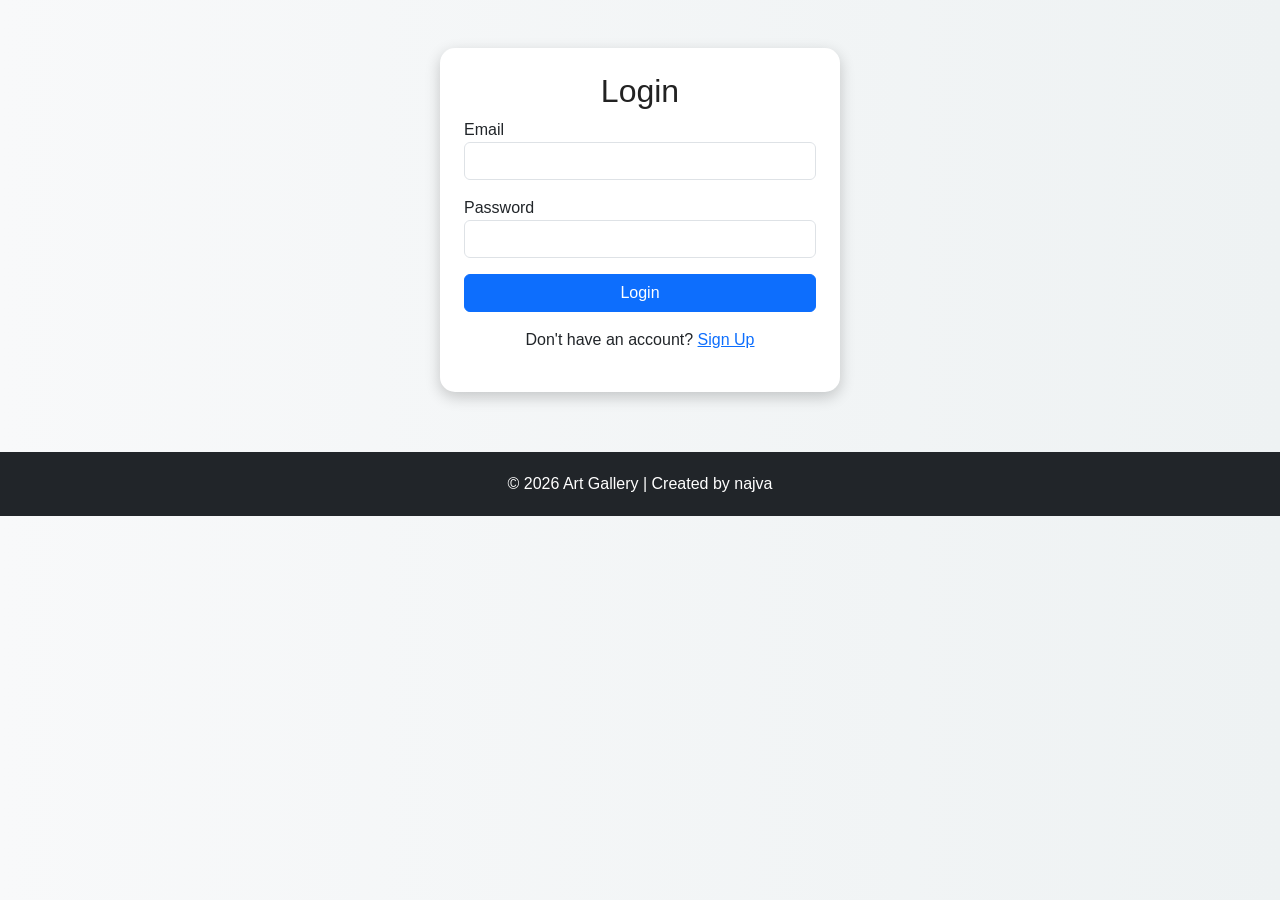
<file: index.html>
<!DOCTYPE html>
<html>
<head>
    <title>Art Gallery</title>

    <!-- Bootstrap -->

    <link href="https://cdn.jsdelivr.net/npm/bootstrap@5.3.7/dist/css/bootstrap.min.css" rel="stylesheet">

    <!-- CSS -->

    <link rel="stylesheet" href="css/style.css">

</head>
<body>
<body>

<div class="container mt-5">

    <div class="card mx-auto p-4" style="width:400px;">

        <h2 class="text-center">Login</h2>

        <div class="mb-3">
            <label>Email</label>
            <input type="email" class="form-control">
        </div>

        <div class="mb-3">
            <label>Password</label>
            <input type="password" class="form-control">
        </div>

        <a href="home.html" class="btn btn-primary w-100">Login</a>

        <p class="text-center mt-3">
            Don't have an account?
            <a href="signup.html">Sign Up</a>
        </p>

    </div>

</div>

</body>
</body>
</html>

<footer>
    © 2026 Art Gallery | Created by najva
</footer>
</file>
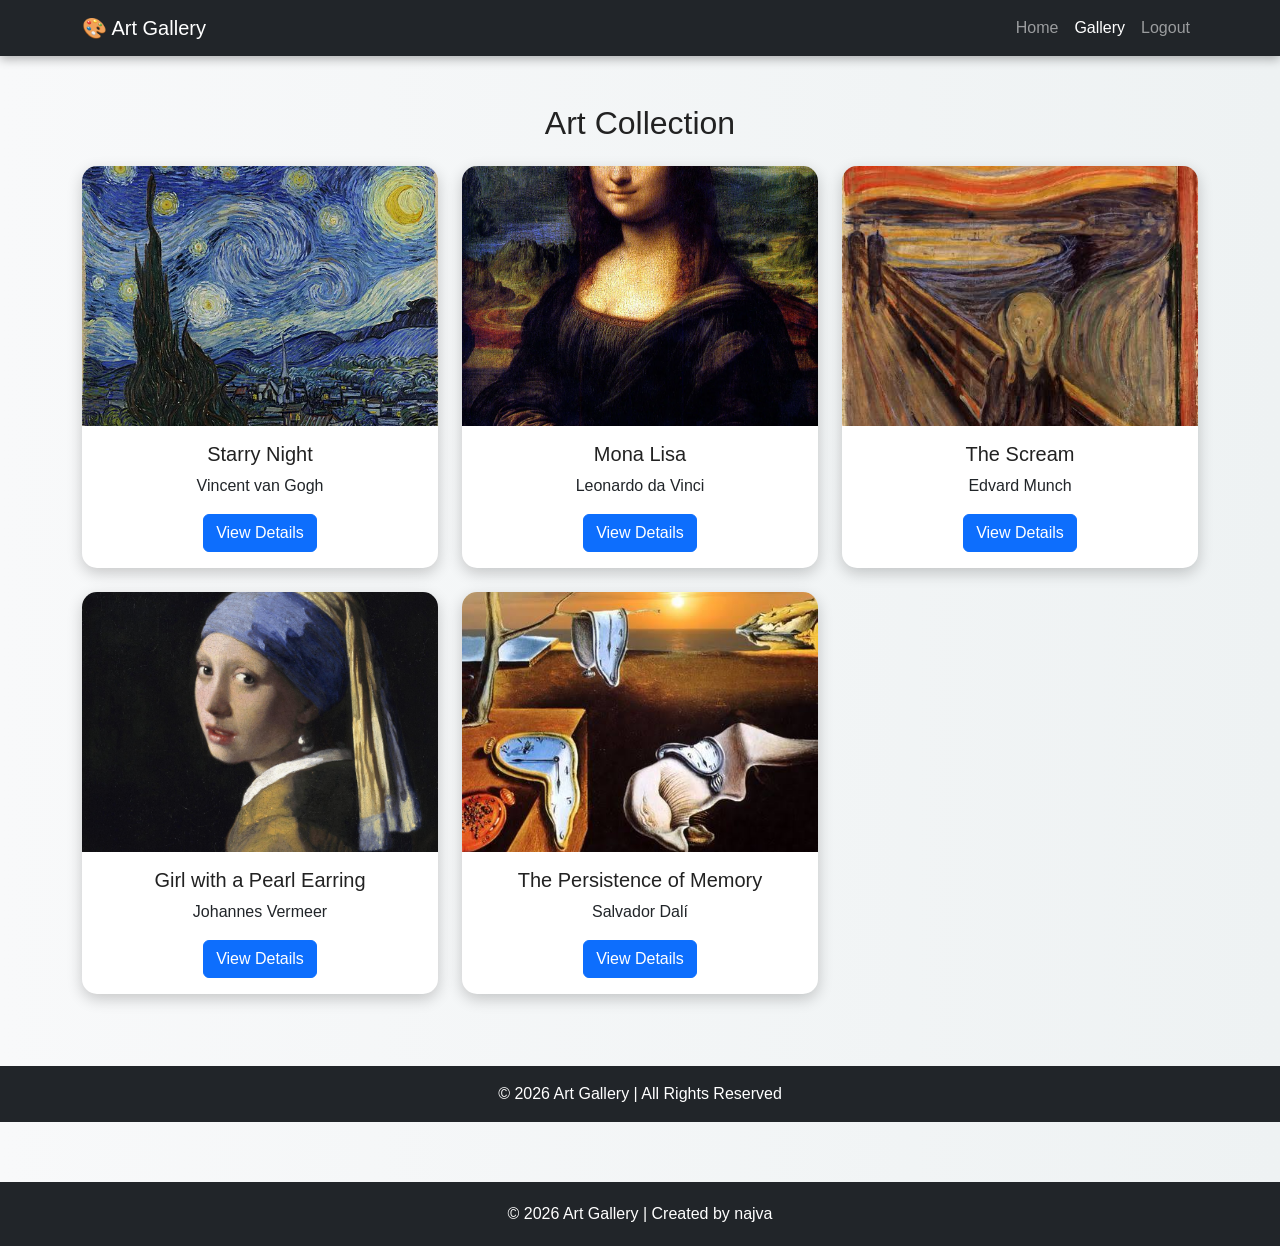
<file: gallery.html>
<!DOCTYPE html>
<html>
<head>
    <title>Art Gallery</title>

    <link href="https://cdn.jsdelivr.net/npm/bootstrap@5.3.7/dist/css/bootstrap.min.css" rel="stylesheet">
    <link rel="stylesheet" href="css/style.css">
</head>

<body>

<nav class="navbar navbar-expand-lg navbar-dark bg-dark">
    <div class="container">
        <a class="navbar-brand" href="home.html">🎨 Art Gallery</a>

        <div class="navbar-nav ms-auto">
            <a class="nav-link" href="home.html">Home</a>
            <a class="nav-link active" href="gallery.html">Gallery</a>
            <a class="nav-link" href="index.html">Logout</a>
        </div>
    </div>
</nav>

<div class="container mt-5">

    <h2 class="text-center mb-4">Art Collection</h2>

    <div class="row">

        <!-- Starry Night -->
        <div class="col-md-4 mb-4">
            <div class="card">
                <img src="images/starrynight.jpg" class="card-img-top">
                <div class="card-body text-center">
                    <h5>Starry Night</h5>
                    <p>Vincent van Gogh</p>
                    <a href="starrynight.html" class="btn btn-primary">View Details</a>
                </div>
            </div>
        </div>

        <!-- Mona Lisa -->
        <div class="col-md-4 mb-4">
            <div class="card">
                <img src="images/monalisa.webp" class="card-img-top">
                <div class="card-body text-center">
                    <h5>Mona Lisa</h5>
                    <p>Leonardo da Vinci</p>
                    <a href="monalisa.html" class="btn btn-primary">View Details</a>
                </div>
            </div>
        </div>

        <!-- The Scream -->
        <div class="col-md-4 mb-4">
            <div class="card">
                <img src="images/scream.jpg" class="card-img-top">
                <div class="card-body text-center">
                    <h5>The Scream</h5>
                    <p>Edvard Munch</p>
                    <a href="scream.html" class="btn btn-primary">View Details</a>
                </div>
            </div>
        </div>

        <!-- Girl with a Pearl Earring -->
        <div class="col-md-4 mb-4">
            <div class="card">
                <img src="images/pearl.jpg" class="card-img-top">
                <div class="card-body text-center">
                    <h5>Girl with a Pearl Earring</h5>
                    <p>Johannes Vermeer</p>
                    <a href="girlwithpearl.html" class="btn btn-primary">View Details</a>
                </div>
            </div>
        </div>

        <!-- Persistence of Memory -->
        <div class="col-md-4 mb-4">
            <div class="card">
                <img src="images/persistence.jpg" class="card-img-top">
                <div class="card-body text-center">
                    <h5>The Persistence of Memory</h5>
                    <p>Salvador Dalí</p>
                    <a href="persistence.html" class="btn btn-primary">View Details</a>
                </div>
            </div>
        </div>

    </div>

</div>

<footer class="bg-dark text-white text-center p-3 mt-5">
    © 2026 Art Gallery | All Rights Reserved
</footer>

</body>
</html>
<footer>
    © 2026 Art Gallery | Created by najva
</footer>
</file>
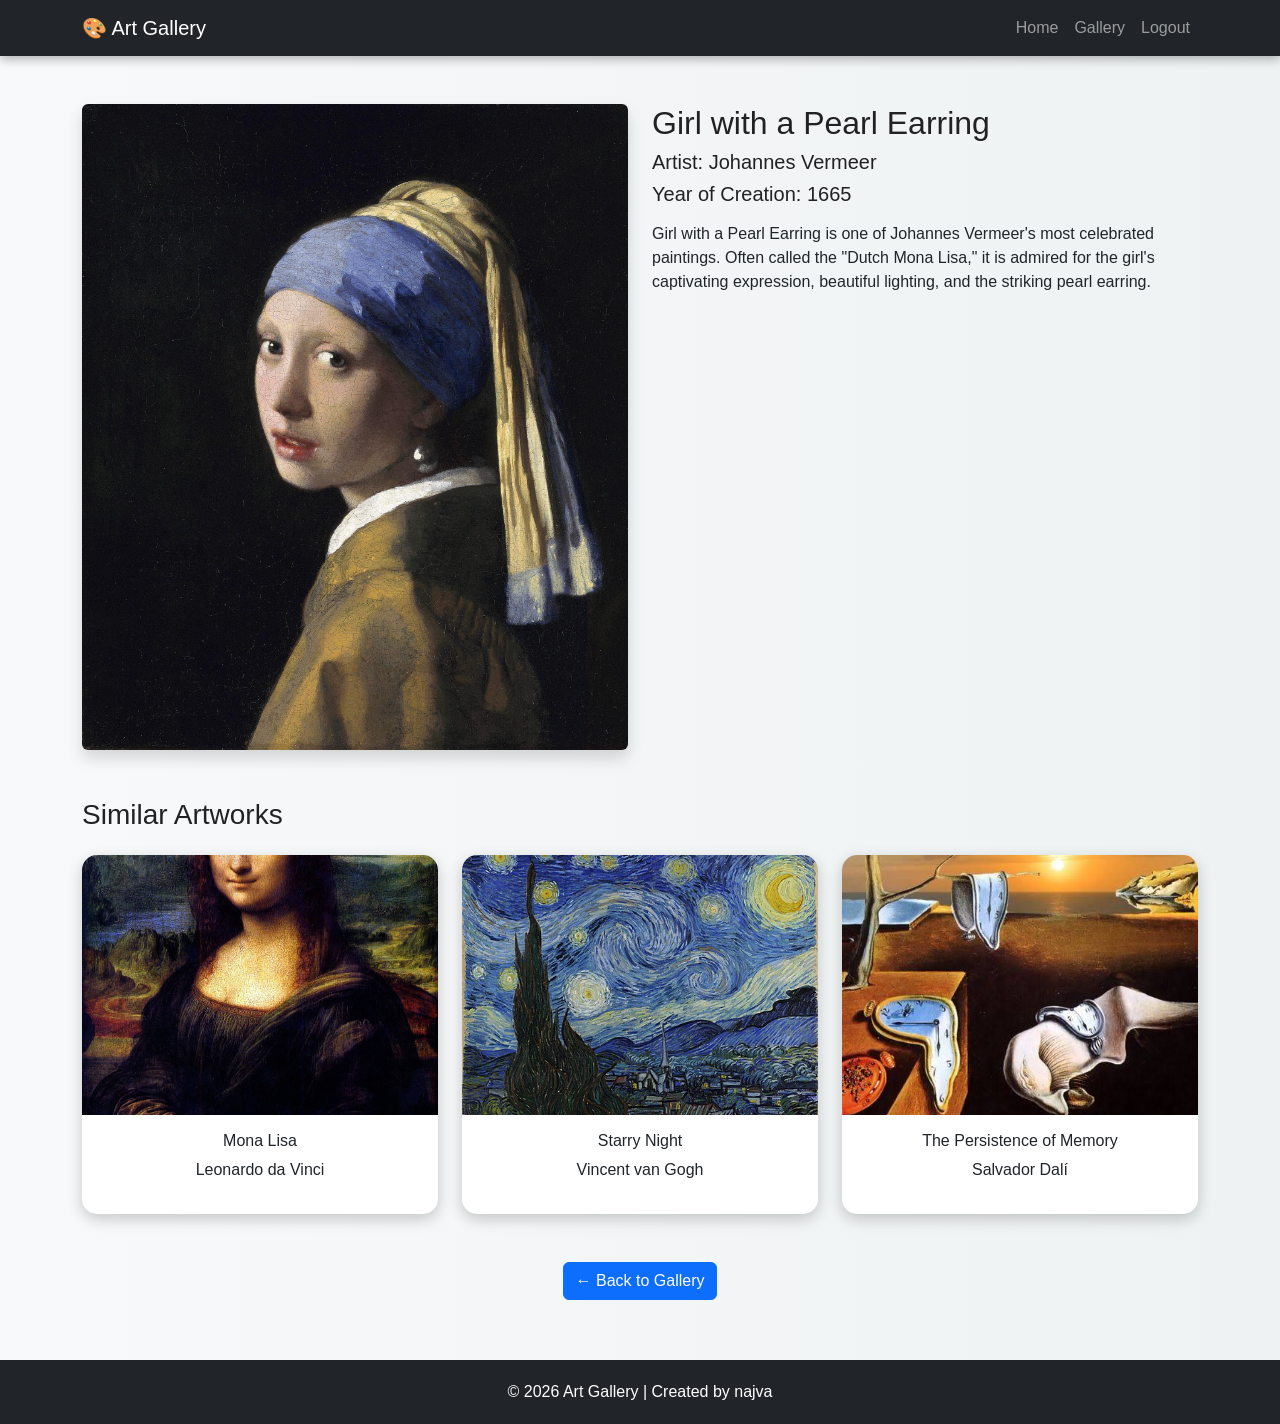
<file: girlwithpearl.html>
<!DOCTYPE html>
<html>
<head>
    <title>Girl with a Pearl Earring</title>

    <!-- Bootstrap CSS -->
    <link href="https://cdn.jsdelivr.net/npm/bootstrap@5.3.7/dist/css/bootstrap.min.css" rel="stylesheet">

    <!-- Custom CSS -->
    <link rel="stylesheet" href="css/style.css">
</head>

<body>

<!-- Navbar -->
<nav class="navbar navbar-expand-lg navbar-dark bg-dark">
    <div class="container">
        <a class="navbar-brand" href="home.html">🎨 Art Gallery</a>

        <div class="navbar-nav ms-auto">
            <a class="nav-link" href="home.html">Home</a>
            <a class="nav-link" href="gallery.html">Gallery</a>
            <a class="nav-link" href="index.html">Logout</a>
        </div>
    </div>
</nav>

<!-- Artwork Details -->
<div class="container mt-5">

    <div class="row">

        <!-- Image -->
        <div class="col-md-6">
           <img src="images/pearl.jpg" class="img-fluid rounded shadow">
        </div>

        <!-- Details -->
        <div class="col-md-6">

            <h2>Girl with a Pearl Earring</h2>

            <h5>Artist: Johannes Vermeer</h5>

            <h5>Year of Creation: 1665</h5>

            <p class="mt-3">
                Girl with a Pearl Earring is one of Johannes Vermeer's most
                celebrated paintings. Often called the "Dutch Mona Lisa,"
                it is admired for the girl's captivating expression,
                beautiful lighting, and the striking pearl earring.
            </p>

        </div>

    </div>

</div>

<!-- Similar Artworks -->
<div class="container mt-5">

    <h3 class="mb-4">Similar Artworks</h3>

    <div class="row">

        <div class="col-md-4">
            <div class="card">
                <img src="images/monalisa.webp" class="card-img-top">
                <div class="card-body text-center">
                    <h6>Mona Lisa</h6>
                    <p>Leonardo da Vinci</p>
                </div>
            </div>
        </div>

        <div class="col-md-4">
            <div class="card">
                <img src="images/starrynight.jpg" class="card-img-top">
                <div class="card-body text-center">
                    <h6>Starry Night</h6>
                    <p>Vincent van Gogh</p>
                </div>
            </div>
        </div>

        <div class="col-md-4">
            <div class="card">
                <img src="images/persistence.jpg" class="card-img-top">
                <div class="card-body text-center">
                    <h6>The Persistence of Memory</h6>
                    <p>Salvador Dalí</p>
                </div>
            </div>
        </div>

    </div>

</div>

<!-- Back Button -->
<div class="text-center mt-5 mb-5">
    <a href="gallery.html" class="btn btn-primary">
        ← Back to Gallery
    </a>
</div>

</body>
</html>

<footer>
    © 2026 Art Gallery | Created by najva
</footer>
</file>
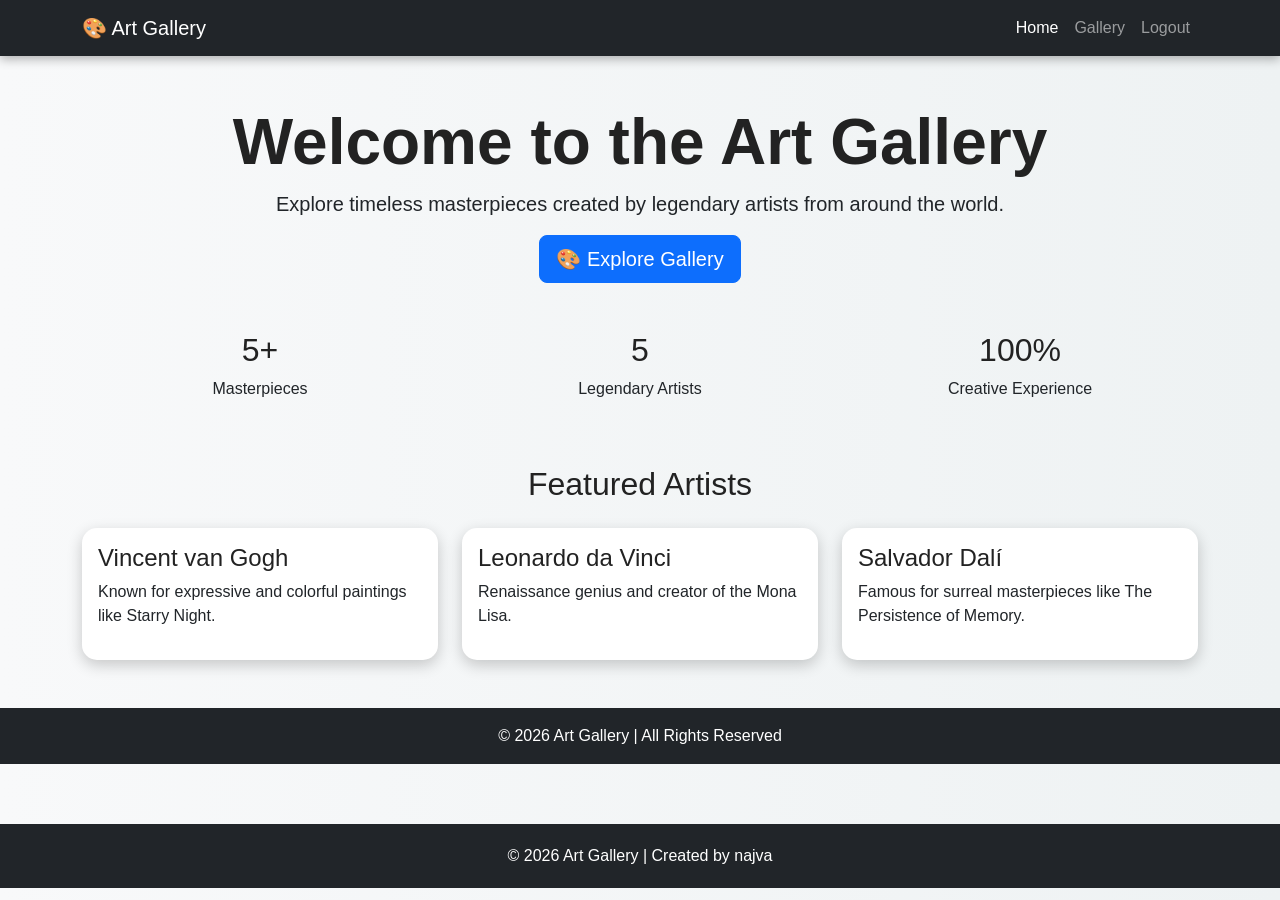
<file: home.html>
<!DOCTYPE html>
<html>
<head>
    <title>Art Gallery - Home</title>

    <link href="https://cdn.jsdelivr.net/npm/bootstrap@5.3.7/dist/css/bootstrap.min.css" rel="stylesheet">
    <link rel="stylesheet" href="css/style.css">
</head>

<body>

<!-- Navbar -->

<nav class="navbar navbar-expand-lg navbar-dark bg-dark">
    <div class="container">
        <a class="navbar-brand" href="#">🎨 Art Gallery</a>

        <div class="navbar-nav ms-auto">
            <a class="nav-link active" href="home.html">Home</a>
            <a class="nav-link" href="gallery.html">Gallery</a>
            <a class="nav-link" href="index.html">Logout</a>
        </div>
    </div>
</nav>

<!-- Hero Section -->

<div class="container text-center mt-5">

    <h1 class="display-3 fw-bold">
        Welcome to the Art Gallery
    </h1>

    <p class="lead">
        Explore timeless masterpieces created by legendary artists from around the world.
    </p>

    <a href="gallery.html" class="btn btn-primary btn-lg">
        🎨 Explore Gallery
    </a>

</div>
<div class="container mt-5">

<div class="row text-center">

<div class="col-md-4">
<h2>5+</h2>
<p>Masterpieces</p>
</div>

<div class="col-md-4">
<h2>5</h2>
<p>Legendary Artists</p>
</div>

<div class="col-md-4">
<h2>100%</h2>
<p>Creative Experience</p>
</div>

</div>

</div>

<!-- Featured Artists -->

<div class="container mt-5">

    <h2 class="text-center mb-4">Featured Artists</h2>

    <div class="row">

        <div class="col-md-4">
            <div class="card p-3">
                <h4>Vincent van Gogh</h4>
                <p>Known for expressive and colorful paintings like Starry Night.</p>
            </div>
        </div>

        <div class="col-md-4">
            <div class="card p-3">
                <h4>Leonardo da Vinci</h4>
                <p>Renaissance genius and creator of the Mona Lisa.</p>
            </div>
        </div>

        <div class="col-md-4">
            <div class="card p-3">
                <h4>Salvador Dalí</h4>
                <p>Famous for surreal masterpieces like The Persistence of Memory.</p>
            </div>
        </div>

    </div>

</div>

<!-- Footer -->

<footer class="bg-dark text-white text-center p-3 mt-5">
    © 2026 Art Gallery | All Rights Reserved
</footer>

</body>
</html>

<footer>
    © 2026 Art Gallery | Created by najva
</footer>
</file>
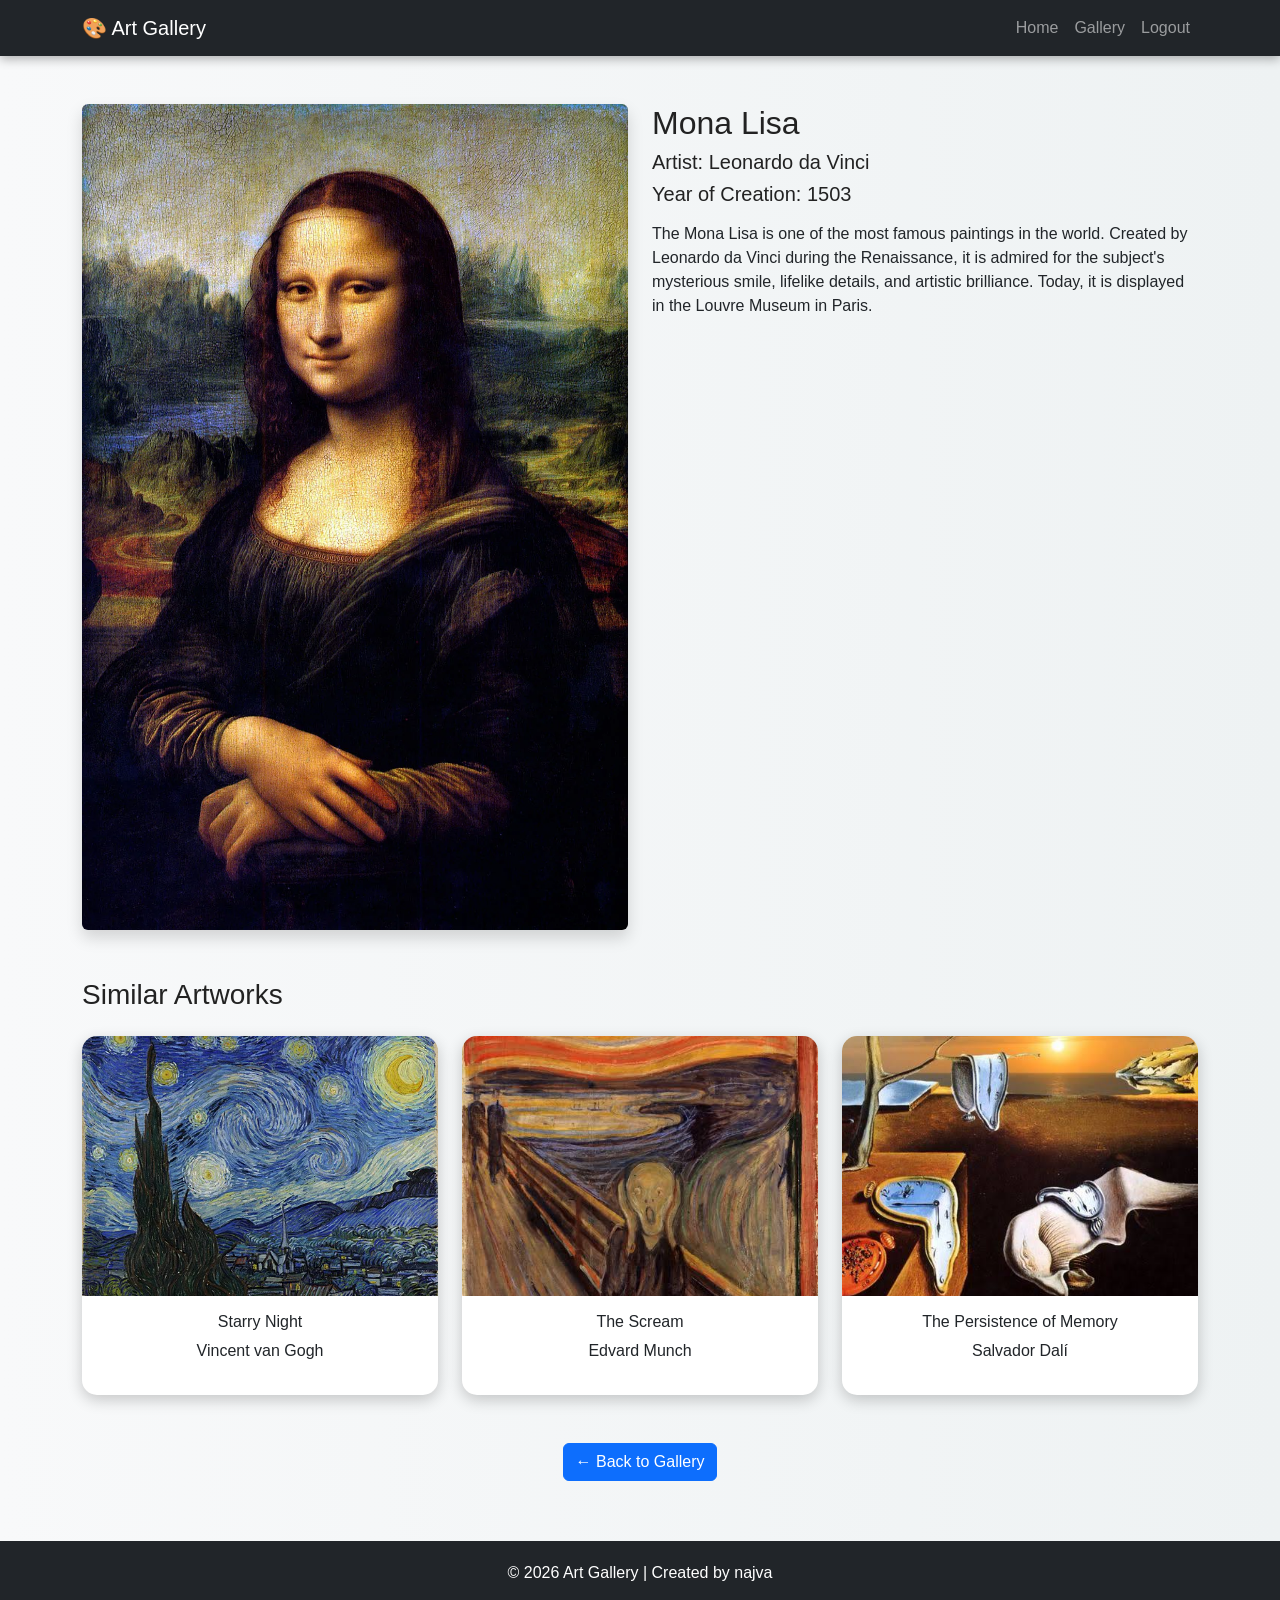
<file: monalisa.html>
<!DOCTYPE html>
<html>
<head>
    <title>Mona Lisa</title>

    <!-- Bootstrap CSS -->
    <link href="https://cdn.jsdelivr.net/npm/bootstrap@5.3.7/dist/css/bootstrap.min.css" rel="stylesheet">

    <!-- Custom CSS -->
    <link rel="stylesheet" href="css/style.css">
</head>

<body>

<!-- Navbar -->
<nav class="navbar navbar-expand-lg navbar-dark bg-dark">
    <div class="container">
        <a class="navbar-brand" href="home.html">🎨 Art Gallery</a>

        <div class="navbar-nav ms-auto">
            <a class="nav-link" href="home.html">Home</a>
            <a class="nav-link" href="gallery.html">Gallery</a>
            <a class="nav-link" href="index.html">Logout</a>
        </div>
    </div>
</nav>

<!-- Artwork Details -->
<div class="container mt-5">

    <div class="row">

        <!-- Image -->
        <div class="col-md-6">
            <img src="images/monalisa.webp" class="img-fluid rounded shadow">
        </div>

        <!-- Details -->
        <div class="col-md-6">

            <h2>Mona Lisa</h2>

            <h5>Artist: Leonardo da Vinci</h5>

            <h5>Year of Creation: 1503</h5>

            <p class="mt-3">
                The Mona Lisa is one of the most famous paintings in the world.
                Created by Leonardo da Vinci during the Renaissance, it is admired
                for the subject's mysterious smile, lifelike details, and artistic
                brilliance. Today, it is displayed in the Louvre Museum in Paris.
            </p>

        </div>

    </div>

</div>

<!-- Similar Artworks -->
<div class="container mt-5">

    <h3 class="mb-4">Similar Artworks</h3>

    <div class="row">

        <div class="col-md-4">
            <div class="card">
                <img src="images/starrynight.jpg" class="card-img-top">
                <div class="card-body text-center">
                    <h6>Starry Night</h6>
                    <p>Vincent van Gogh</p>
                </div>
            </div>
        </div>

        <div class="col-md-4">
            <div class="card">
                <img src="images/scream.jpg" class="card-img-top">
                <div class="card-body text-center">
                    <h6>The Scream</h6>
                    <p>Edvard Munch</p>
                </div>
            </div>
        </div>

        <div class="col-md-4">
            <div class="card">
                <img src="images/persistence.jpg" class="card-img-top">
                <div class="card-body text-center">
                    <h6>The Persistence of Memory</h6>
                    <p>Salvador Dalí</p>
                </div>
            </div>
        </div>

    </div>

</div>

<!-- Back Button -->
<div class="text-center mt-5 mb-5">
    <a href="gallery.html" class="btn btn-primary">
        ← Back to Gallery
    </a>
</div>

</body>
</html>

<footer>
    © 2026 Art Gallery | Created by najva
</footer>
</file>
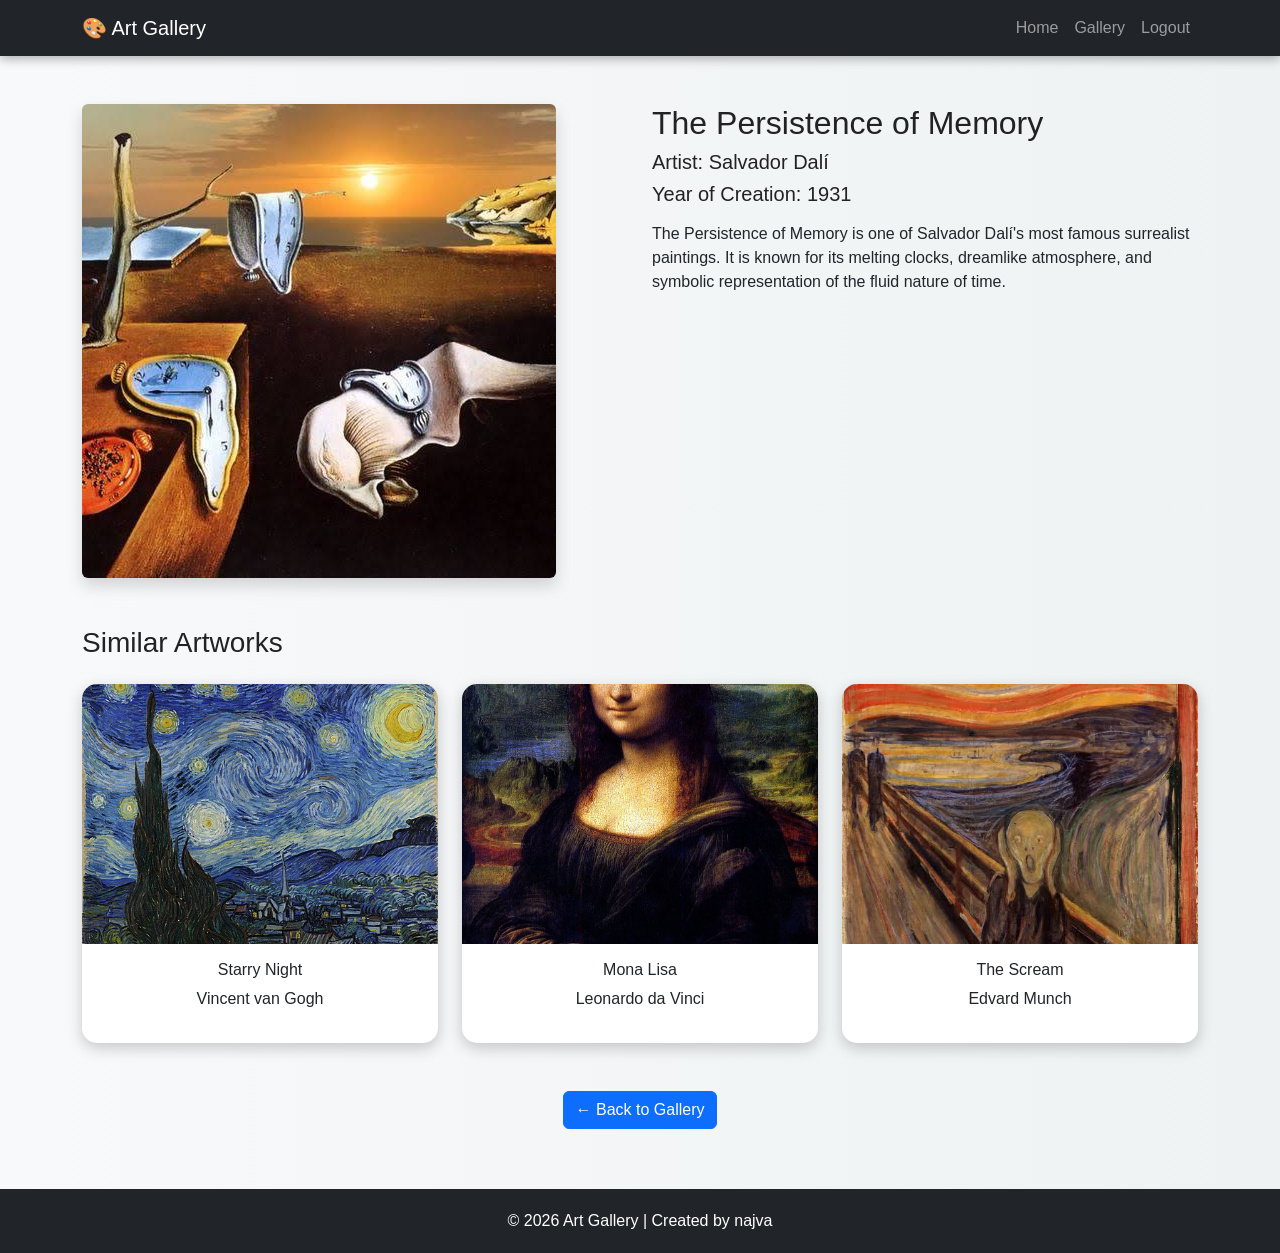
<file: persistence.html>
<!DOCTYPE html>
<html>
<head>
    <title>The Persistence of Memory</title>

    <!-- Bootstrap CSS -->
    <link href="https://cdn.jsdelivr.net/npm/bootstrap@5.3.7/dist/css/bootstrap.min.css" rel="stylesheet">

    <!-- Custom CSS -->
    <link rel="stylesheet" href="css/style.css">
</head>

<body>

<!-- Navbar -->
<nav class="navbar navbar-expand-lg navbar-dark bg-dark">
    <div class="container">
        <a class="navbar-brand" href="home.html">🎨 Art Gallery</a>

        <div class="navbar-nav ms-auto">
            <a class="nav-link" href="home.html">Home</a>
            <a class="nav-link" href="gallery.html">Gallery</a>
            <a class="nav-link" href="index.html">Logout</a>
        </div>
    </div>
</nav>

<!-- Artwork Details -->
<div class="container mt-5">

    <div class="row">

        <!-- Image -->
        <div class="col-md-6">
            <img src="images/persistence.jpg" class="img-fluid rounded shadow">
        </div>

        <!-- Details -->
        <div class="col-md-6">

            <h2>The Persistence of Memory</h2>

            <h5>Artist: Salvador Dalí</h5>

            <h5>Year of Creation: 1931</h5>

            <p class="mt-3">
                The Persistence of Memory is one of Salvador Dalí's most
                famous surrealist paintings. It is known for its melting
                clocks, dreamlike atmosphere, and symbolic representation
                of the fluid nature of time.
            </p>

        </div>

    </div>

</div>

<!-- Similar Artworks -->
<div class="container mt-5">

    <h3 class="mb-4">Similar Artworks</h3>

    <div class="row">

        <div class="col-md-4">
            <div class="card">
                <img src="images/starrynight.jpg" class="card-img-top">
                <div class="card-body text-center">
                    <h6>Starry Night</h6>
                    <p>Vincent van Gogh</p>
                </div>
            </div>
        </div>

        <div class="col-md-4">
            <div class="card">
                <img src="images/monalisa.webp" class="card-img-top">
                <div class="card-body text-center">
                    <h6>Mona Lisa</h6>
                    <p>Leonardo da Vinci</p>
                </div>
            </div>
        </div>

        <div class="col-md-4">
            <div class="card">
                <img src="images/scream.jpg" class="card-img-top">
                <div class="card-body text-center">
                    <h6>The Scream</h6>
                    <p>Edvard Munch</p>
                </div>
            </div>
        </div>

    </div>

</div>

<!-- Back Button -->
<div class="text-center mt-5 mb-5">
    <a href="gallery.html" class="btn btn-primary">
        ← Back to Gallery
    </a>
</div>

</body>
</html>

<footer>
    © 2026 Art Gallery | Created by najva
</footer>
</file>
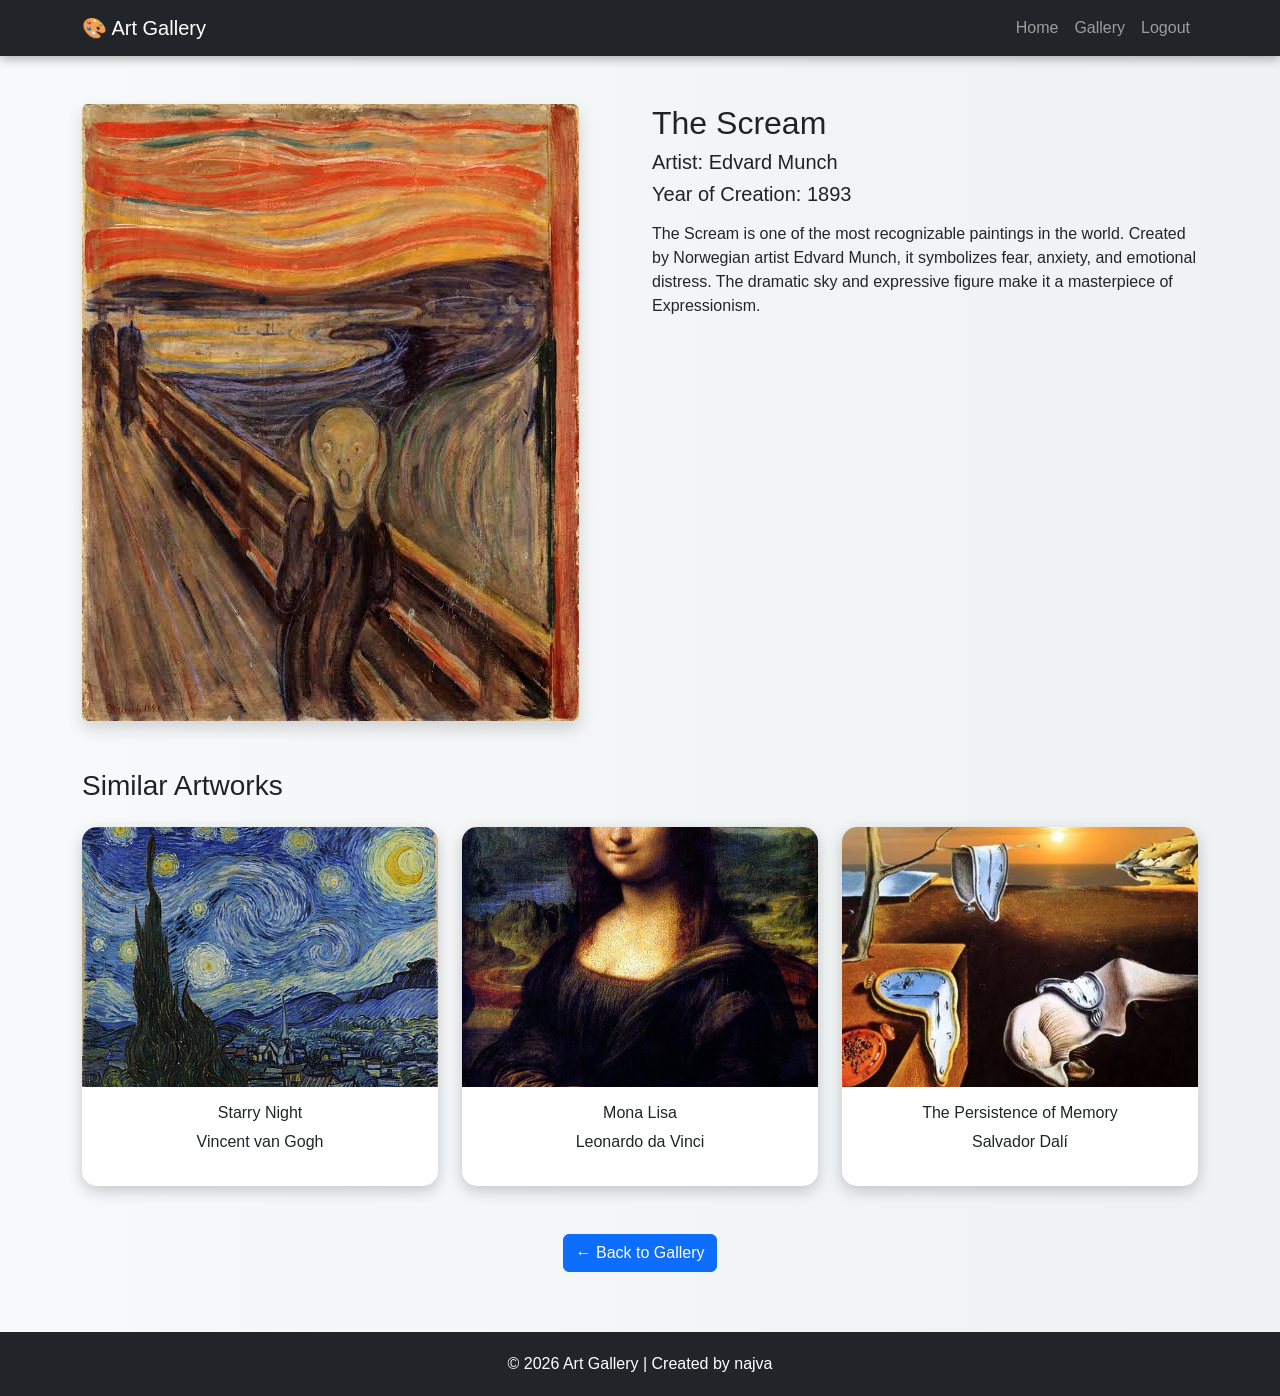
<file: scream.html>
<!DOCTYPE html>
<html>
<head>
    <title>The Scream</title>

    <!-- Bootstrap CSS -->
    <link href="https://cdn.jsdelivr.net/npm/bootstrap@5.3.7/dist/css/bootstrap.min.css" rel="stylesheet">

    <!-- Custom CSS -->
    <link rel="stylesheet" href="css/style.css">
</head>

<body>

<!-- Navbar -->
<nav class="navbar navbar-expand-lg navbar-dark bg-dark">
    <div class="container">
        <a class="navbar-brand" href="home.html">🎨 Art Gallery</a>

        <div class="navbar-nav ms-auto">
            <a class="nav-link" href="home.html">Home</a>
            <a class="nav-link" href="gallery.html">Gallery</a>
            <a class="nav-link" href="index.html">Logout</a>
        </div>
    </div>
</nav>

<!-- Artwork Details -->
<div class="container mt-5">

    <div class="row">

        <!-- Image -->
        <div class="col-md-6">
            <img src="images/scream.jpg" class="img-fluid rounded shadow">
        </div>

        <!-- Details -->
        <div class="col-md-6">

            <h2>The Scream</h2>

            <h5>Artist: Edvard Munch</h5>

            <h5>Year of Creation: 1893</h5>

            <p class="mt-3">
                The Scream is one of the most recognizable paintings in the world.
                Created by Norwegian artist Edvard Munch, it symbolizes fear,
                anxiety, and emotional distress. The dramatic sky and expressive
                figure make it a masterpiece of Expressionism.
            </p>

        </div>

    </div>

</div>

<!-- Similar Artworks -->
<div class="container mt-5">

    <h3 class="mb-4">Similar Artworks</h3>

    <div class="row">

        <div class="col-md-4">
            <div class="card">
                <img src="images/starrynight.jpg" class="card-img-top">
                <div class="card-body text-center">
                    <h6>Starry Night</h6>
                    <p>Vincent van Gogh</p>
                </div>
            </div>
        </div>

        <div class="col-md-4">
            <div class="card">
                <img src="images/monalisa.webp" class="card-img-top">
                <div class="card-body text-center">
                    <h6>Mona Lisa</h6>
                    <p>Leonardo da Vinci</p>
                </div>
            </div>
        </div>

        <div class="col-md-4">
            <div class="card">
                <img src="images/persistence.jpg" class="card-img-top">
                <div class="card-body text-center">
                    <h6>The Persistence of Memory</h6>
                    <p>Salvador Dalí</p>
                </div>
            </div>
        </div>

    </div>

</div>

<!-- Back Button -->
<div class="text-center mt-5 mb-5">
    <a href="gallery.html" class="btn btn-primary">
        ← Back to Gallery
    </a>
</div>

</body>
</html>

<footer>
    © 2026 Art Gallery | Created by najva
</footer>
</file>
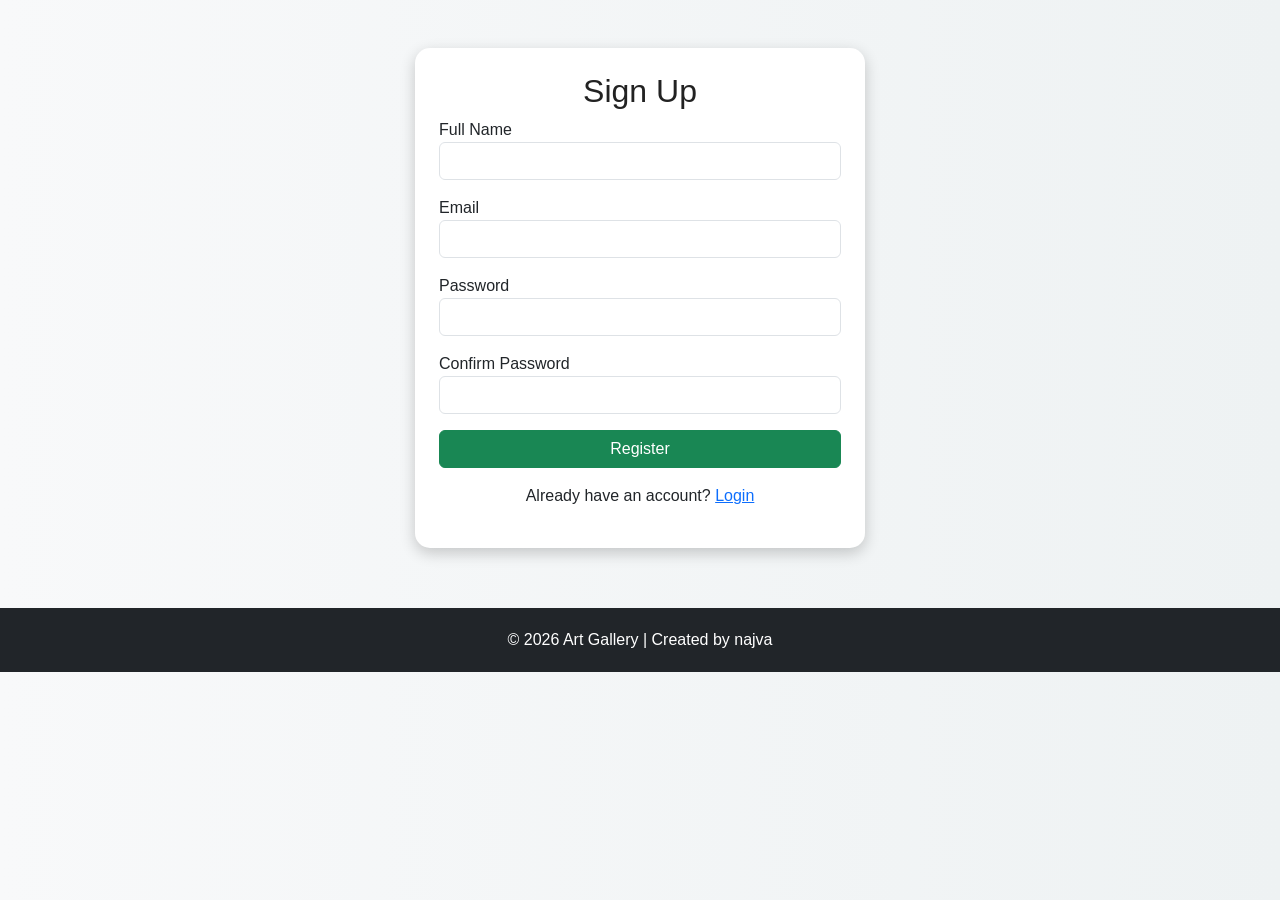
<file: signup.html>
<!DOCTYPE html>
<html>
<head>
    <title>Art Gallery - Sign Up</title>

    <!-- Bootstrap CSS -->
    <link href="https://cdn.jsdelivr.net/npm/bootstrap@5.3.7/dist/css/bootstrap.min.css" rel="stylesheet">

    <!-- Your CSS -->
    <link rel="stylesheet" href="css/style.css">
</head>

<body>

<div class="container mt-5">

    <div class="card mx-auto p-4" style="width:450px;">

        <h2 class="text-center">Sign Up</h2>

        <div class="mb-3">
            <label>Full Name</label>
            <input type="text" class="form-control">
        </div>

        <div class="mb-3">
            <label>Email</label>
            <input type="email" class="form-control">
        </div>

        <div class="mb-3">
            <label>Password</label>
            <input type="password" class="form-control">
        </div>

        <div class="mb-3">
            <label>Confirm Password</label>
            <input type="password" class="form-control">
        </div>

        <a href="index.html" class="btn btn-success w-100">Register</a>

        <p class="text-center mt-3">
            Already have an account?
            <a href="index.html">Login</a>
        </p>

    </div>

</div>

</body>
</html>

<footer>
    © 2026 Art Gallery | Created by najva
</footer>
</file>
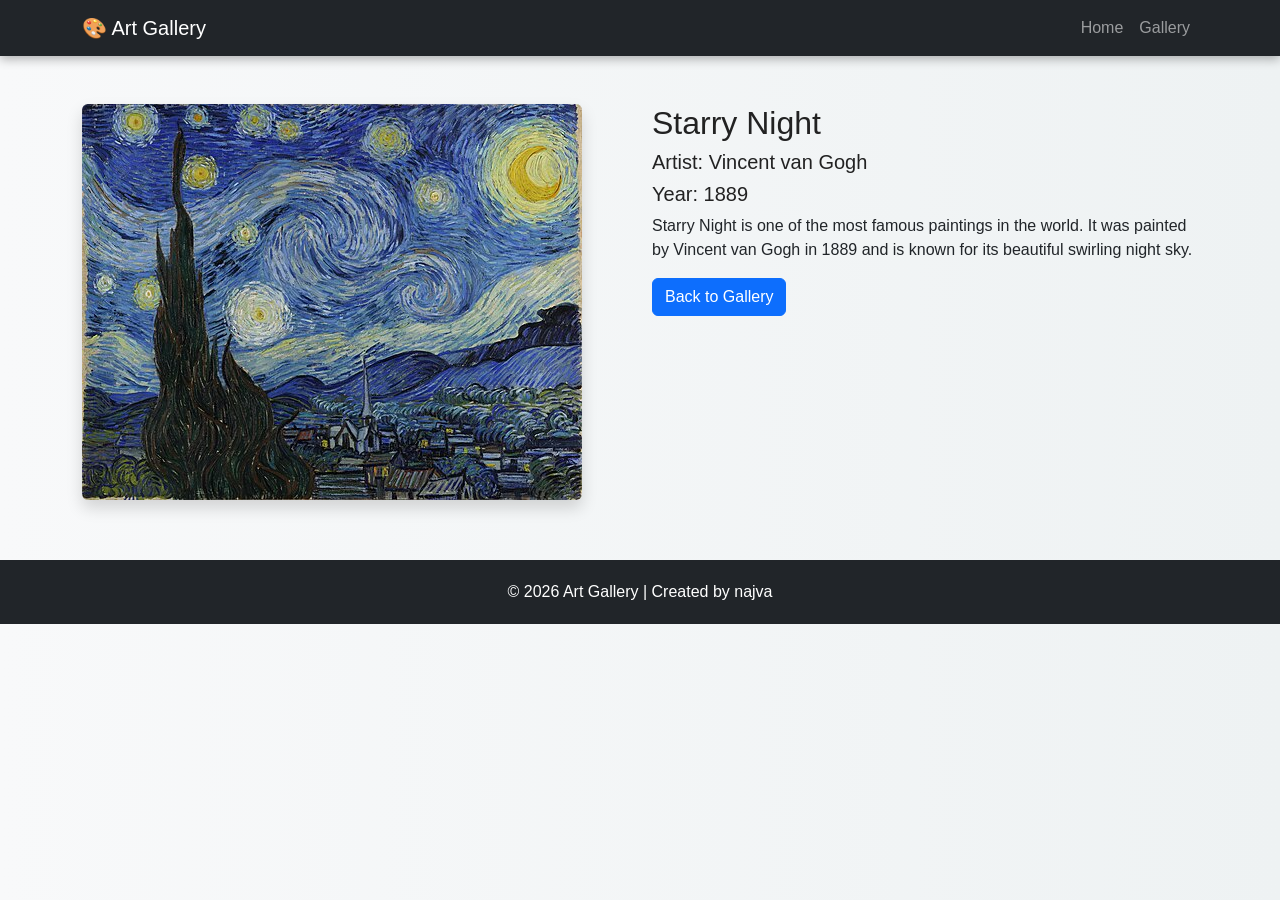
<file: starrynight.html>
<!DOCTYPE html>
<html>
<head>
    <title>Starry Night</title>

    <link href="https://cdn.jsdelivr.net/npm/bootstrap@5.3.7/dist/css/bootstrap.min.css" rel="stylesheet">
    <link rel="stylesheet" href="css/style.css">
</head>

<body>

<nav class="navbar navbar-expand-lg navbar-dark bg-dark">
    <div class="container">
        <a class="navbar-brand" href="home.html">🎨 Art Gallery</a>

        <div class="navbar-nav ms-auto">
            <a class="nav-link" href="home.html">Home</a>
            <a class="nav-link" href="gallery.html">Gallery</a>
        </div>
    </div>
</nav>

<div class="container mt-5">

    <div class="row">

        <div class="col-md-6">

            <img src="images/starrynight.jpg" class="img-fluid rounded shadow" alt="Starry Night">

        </div>

        <div class="col-md-6">

            <h2>Starry Night</h2>

            <h5>Artist: Vincent van Gogh</h5>

            <h5>Year: 1889</h5>

            <p>
                Starry Night is one of the most famous paintings in the world.
                It was painted by Vincent van Gogh in 1889 and is known for its
                beautiful swirling night sky.
            </p>

            <a href="gallery.html" class="btn btn-primary">
                Back to Gallery
            </a>

        </div>

    </div>

</div>

</body>
</html>

<footer>
    © 2026 Art Gallery | Created by najva
</footer>
</file>
<file: css/style.css>
body{
    background:linear-gradient(to right,#f8f9fa,#eef2f3);
    font-family:Arial,sans-serif;
}

.navbar{
    box-shadow:0 3px 10px rgba(0,0,0,.3);
}

.card{
    border:none;
    border-radius:15px;
    overflow:hidden;
    transition:.4s;
    box-shadow:0 5px 15px rgba(0,0,0,.2);
}

.card:hover{
    transform:translateY(-10px);
    box-shadow:0 10px 25px rgba(0,0,0,.3);
}

.card img{
    height:260px;
    object-fit:cover;
}

.btn{
    transition:.3s;
}

.btn:hover{
    transform:scale(1.05);
}

h1,h2,h3,h4,h5{
    color:#222;
}

footer{
    margin-top:60px;
    background:#212529;
    color:white;
    padding:20px;
    text-align:center;
}
</file>
